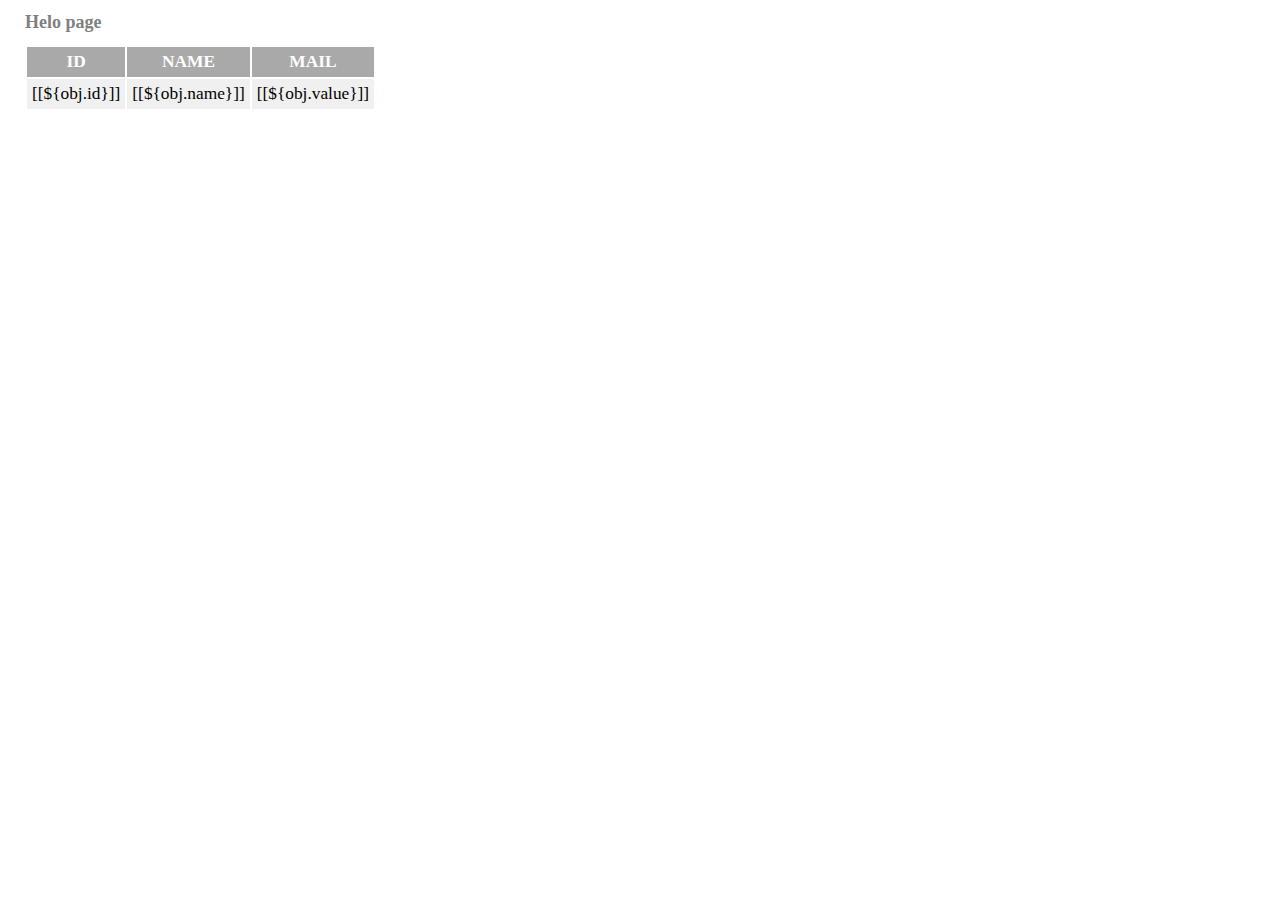
<file: MyBootApp/src/main/resources/templates/index.html>
<!DOCTYPE html>
<html xmlns:th="http://www.thymelead.org">
<head>
	<title>top page</title>
	<meta http-equiv="Content-Type" content="text/html; charset=UTF-8" />
	<style>
	h1 { font-size: 18px; font-weight: bold; color:gray; }
	body { font-size: 13pt; color: gray; margin: 5px 25px; }
	tr { margin:5px }
	th { padding:5px; color:white; background:darkgray }
	td { padding:5px; color:black; background:#f0f0f0 }
	</style>
</head>
<body>
	<h1 th:text="#{content.title}">Helo page</h1>
	<table th:inline="text">
		<tr>
			<th>ID</th>
			<th>NAME</th>
			<th>MAIL</th>
		</tr>
		<tr th:each="obj:${data}">
			<td>[[${obj.id}]]</td>
			<td>[[${obj.name}]]</td>
			<td>[[${obj.value}]]</td>
		</tr>
	</table> 
</body>
</html>
</file>
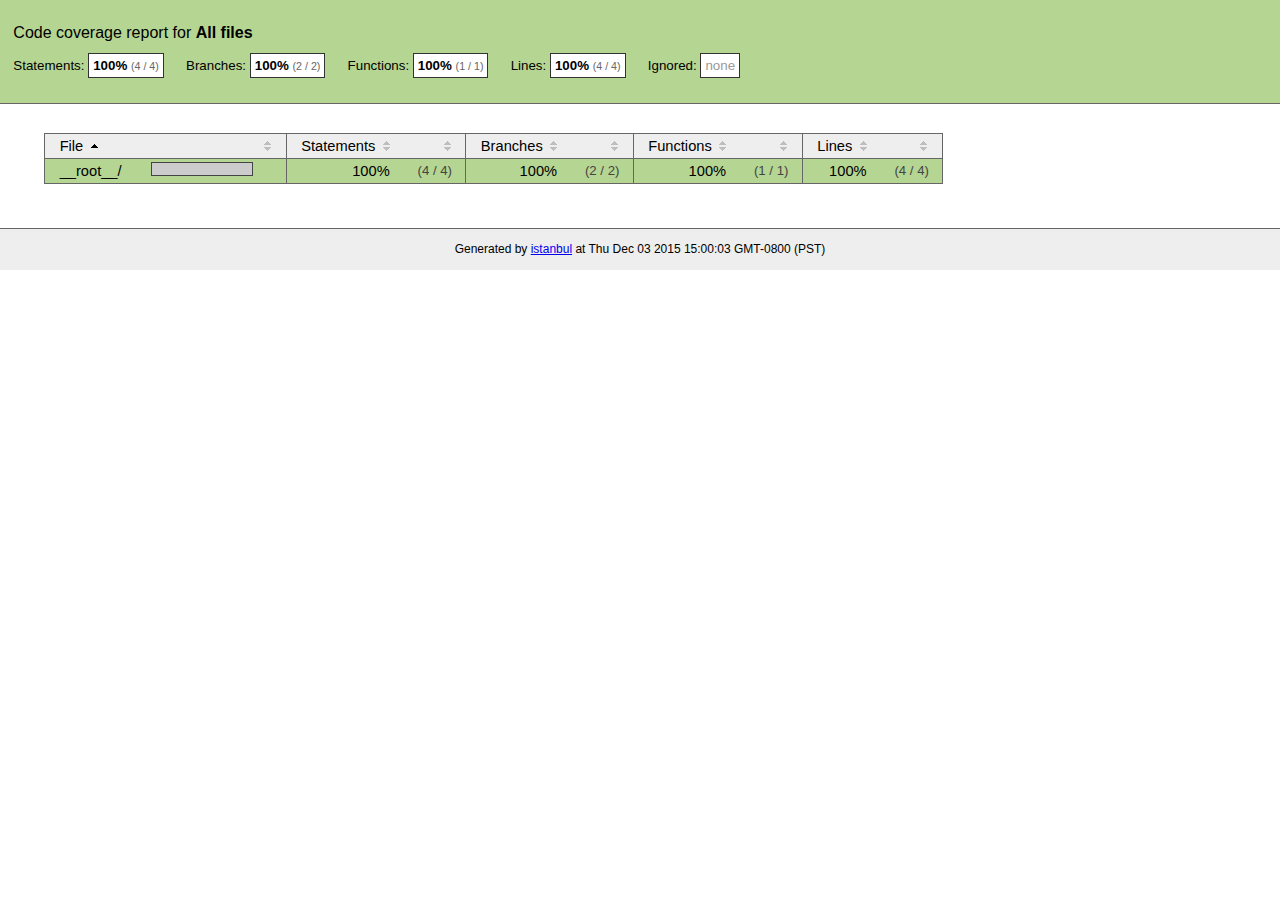
<file: .metadata/.plugins/org.eclipse.wildwebdeveloper.embedder.node/node-v16.14.2-win-x64/node_modules/npm/node_modules/unique-filename/coverage/index.html>
<!doctype html>
<html lang="en">
<head>
    <title>Code coverage report for All files</title>
    <meta charset="utf-8">
    <link rel="stylesheet" href="prettify.css">
    <link rel="stylesheet" href="base.css">
    <style type='text/css'>
        div.coverage-summary .sorter {
            background-image: url(sort-arrow-sprite.png);
        }
    </style>
</head>
<body>
<div class="header high">
    <h1>Code coverage report for <span class="entity">All files</span></h1>
    <h2>
        Statements: <span class="metric">100% <small>(4 / 4)</small></span> &nbsp;&nbsp;&nbsp;&nbsp;
        Branches: <span class="metric">100% <small>(2 / 2)</small></span> &nbsp;&nbsp;&nbsp;&nbsp;
        Functions: <span class="metric">100% <small>(1 / 1)</small></span> &nbsp;&nbsp;&nbsp;&nbsp;
        Lines: <span class="metric">100% <small>(4 / 4)</small></span> &nbsp;&nbsp;&nbsp;&nbsp;
        Ignored: <span class="metric"><span class="ignore-none">none</span></span> &nbsp;&nbsp;&nbsp;&nbsp;
    </h2>
    <div class="path"></div>
</div>
<div class="body">
<div class="coverage-summary">
<table>
<thead>
<tr>
   <th data-col="file" data-fmt="html" data-html="true" class="file">File</th>
   <th data-col="pic" data-type="number" data-fmt="html" data-html="true" class="pic"></th>
   <th data-col="statements" data-type="number" data-fmt="pct" class="pct">Statements</th>
   <th data-col="statements_raw" data-type="number" data-fmt="html" class="abs"></th>
   <th data-col="branches" data-type="number" data-fmt="pct" class="pct">Branches</th>
   <th data-col="branches_raw" data-type="number" data-fmt="html" class="abs"></th>
   <th data-col="functions" data-type="number" data-fmt="pct" class="pct">Functions</th>
   <th data-col="functions_raw" data-type="number" data-fmt="html" class="abs"></th>
   <th data-col="lines" data-type="number" data-fmt="pct" class="pct">Lines</th>
   <th data-col="lines_raw" data-type="number" data-fmt="html" class="abs"></th>
</tr>
</thead>
<tbody><tr>
	<td class="file high" data-value="__root__/"><a href="__root__/index.html">__root__/</a></td>
	<td data-value="100" class="pic high"><span class="cover-fill cover-full" style="width: 100px;"></span><span class="cover-empty" style="width:0px;"></span></td>
	<td data-value="100" class="pct high">100%</td>
	<td data-value="4" class="abs high">(4&nbsp;/&nbsp;4)</td>
	<td data-value="100" class="pct high">100%</td>
	<td data-value="2" class="abs high">(2&nbsp;/&nbsp;2)</td>
	<td data-value="100" class="pct high">100%</td>
	<td data-value="1" class="abs high">(1&nbsp;/&nbsp;1)</td>
	<td data-value="100" class="pct high">100%</td>
	<td data-value="4" class="abs high">(4&nbsp;/&nbsp;4)</td>
	</tr>

</tbody>
</table>
</div>
</div>
<div class="footer">
    <div class="meta">Generated by <a href="http://istanbul-js.org/" target="_blank">istanbul</a> at Thu Dec 03 2015 15:00:03 GMT-0800 (PST)</div>
</div>
<script src="prettify.js"></script>
<script>
window.onload = function () {
        if (typeof prettyPrint === 'function') {
            prettyPrint();
        }
};
</script>
<script src="sorter.js"></script>
</body>
</html>
</file>
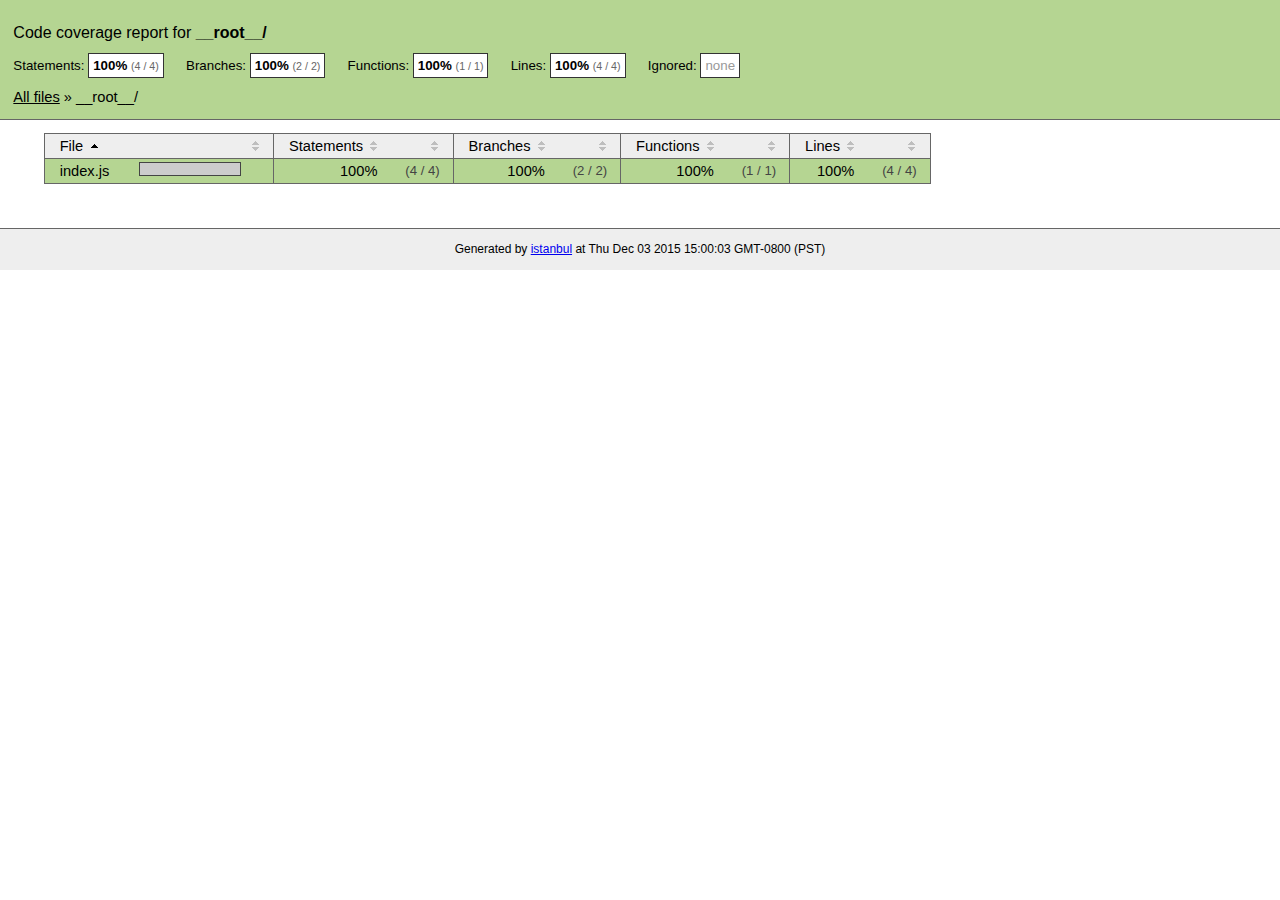
<file: .metadata/.plugins/org.eclipse.wildwebdeveloper.embedder.node/node-v16.14.2-win-x64/node_modules/npm/node_modules/unique-filename/coverage/__root__/index.html>
<!doctype html>
<html lang="en">
<head>
    <title>Code coverage report for __root__/</title>
    <meta charset="utf-8">
    <link rel="stylesheet" href="../prettify.css">
    <link rel="stylesheet" href="../base.css">
    <style type='text/css'>
        div.coverage-summary .sorter {
            background-image: url(../sort-arrow-sprite.png);
        }
    </style>
</head>
<body>
<div class="header high">
    <h1>Code coverage report for <span class="entity">__root__/</span></h1>
    <h2>
        Statements: <span class="metric">100% <small>(4 / 4)</small></span> &nbsp;&nbsp;&nbsp;&nbsp;
        Branches: <span class="metric">100% <small>(2 / 2)</small></span> &nbsp;&nbsp;&nbsp;&nbsp;
        Functions: <span class="metric">100% <small>(1 / 1)</small></span> &nbsp;&nbsp;&nbsp;&nbsp;
        Lines: <span class="metric">100% <small>(4 / 4)</small></span> &nbsp;&nbsp;&nbsp;&nbsp;
        Ignored: <span class="metric"><span class="ignore-none">none</span></span> &nbsp;&nbsp;&nbsp;&nbsp;
    </h2>
    <div class="path"><a href="../index.html">All files</a> &#187; __root__/</div>
</div>
<div class="body">
<div class="coverage-summary">
<table>
<thead>
<tr>
   <th data-col="file" data-fmt="html" data-html="true" class="file">File</th>
   <th data-col="pic" data-type="number" data-fmt="html" data-html="true" class="pic"></th>
   <th data-col="statements" data-type="number" data-fmt="pct" class="pct">Statements</th>
   <th data-col="statements_raw" data-type="number" data-fmt="html" class="abs"></th>
   <th data-col="branches" data-type="number" data-fmt="pct" class="pct">Branches</th>
   <th data-col="branches_raw" data-type="number" data-fmt="html" class="abs"></th>
   <th data-col="functions" data-type="number" data-fmt="pct" class="pct">Functions</th>
   <th data-col="functions_raw" data-type="number" data-fmt="html" class="abs"></th>
   <th data-col="lines" data-type="number" data-fmt="pct" class="pct">Lines</th>
   <th data-col="lines_raw" data-type="number" data-fmt="html" class="abs"></th>
</tr>
</thead>
<tbody><tr>
	<td class="file high" data-value="index.js"><a href="index.js.html">index.js</a></td>
	<td data-value="100" class="pic high"><span class="cover-fill cover-full" style="width: 100px;"></span><span class="cover-empty" style="width:0px;"></span></td>
	<td data-value="100" class="pct high">100%</td>
	<td data-value="4" class="abs high">(4&nbsp;/&nbsp;4)</td>
	<td data-value="100" class="pct high">100%</td>
	<td data-value="2" class="abs high">(2&nbsp;/&nbsp;2)</td>
	<td data-value="100" class="pct high">100%</td>
	<td data-value="1" class="abs high">(1&nbsp;/&nbsp;1)</td>
	<td data-value="100" class="pct high">100%</td>
	<td data-value="4" class="abs high">(4&nbsp;/&nbsp;4)</td>
	</tr>

</tbody>
</table>
</div>
</div>
<div class="footer">
    <div class="meta">Generated by <a href="http://istanbul-js.org/" target="_blank">istanbul</a> at Thu Dec 03 2015 15:00:03 GMT-0800 (PST)</div>
</div>
<script src="../prettify.js"></script>
<script>
window.onload = function () {
        if (typeof prettyPrint === 'function') {
            prettyPrint();
        }
};
</script>
<script src="../sorter.js"></script>
</body>
</html>
</file>
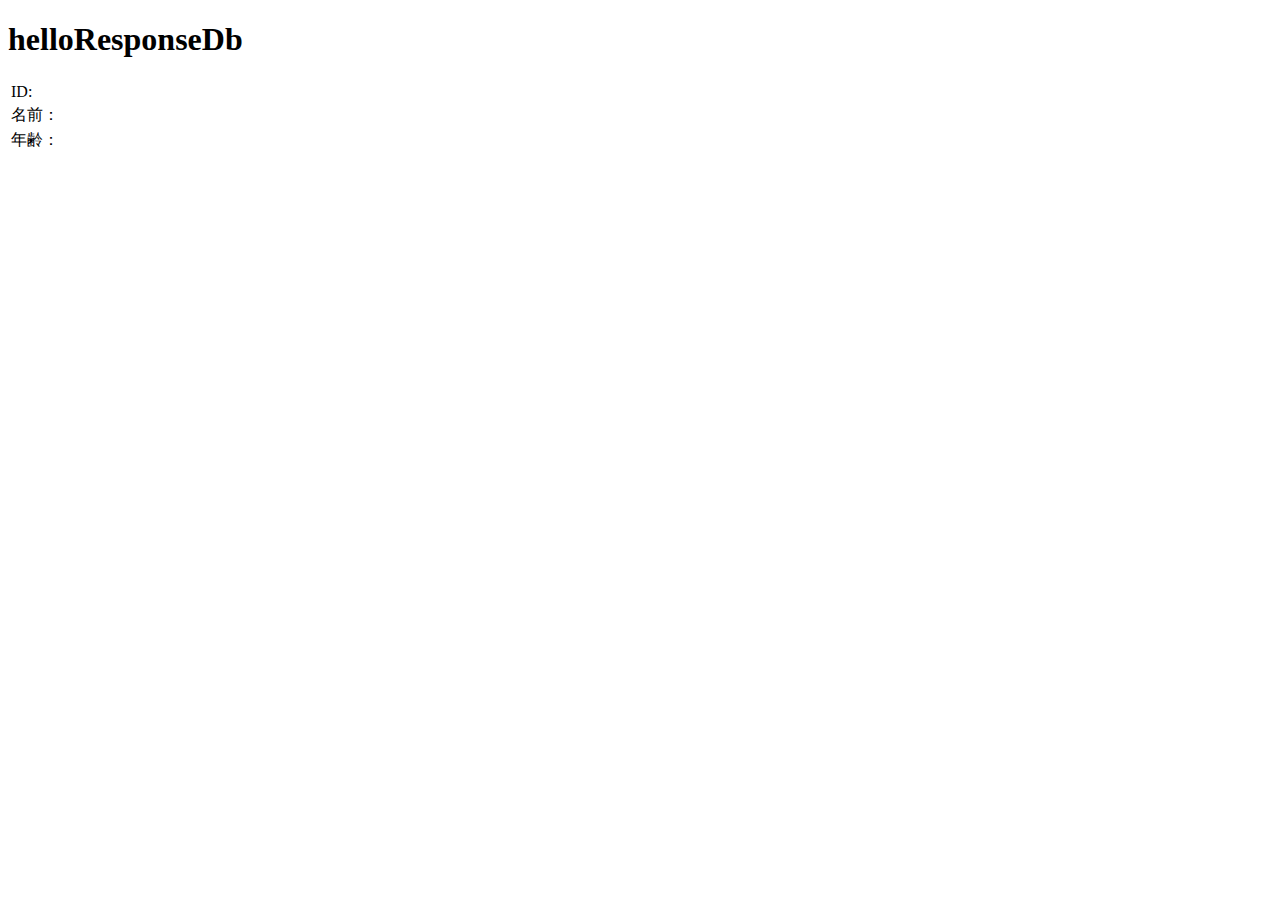
<file: SpringBootSample/src/main/resources/templates/db.html>
<!DOCTYPE html>
	<html xmlns:th="http://www.thymeleaf.org">
		<head>
			<meta charset="UTF-8"></meta>
			<title>ResponseSample</title>
		</head>
	<body>
		<h1>helloResponseDb</h1>
		<table>
			<tr>
				<td>ID:</td>
				<td th:text="${employee.employeeId}"></td>
			</tr>
			<tr>
				<td>名前：</td>
				<td th:text="${employee.employeeName}"></td>
			</tr>
			<tr>
				<td>年齢：</td>
				<td th:text="${employee.employeeAge}"></td>
			</tr>
		</table>
	</body>
	</html>
</file>
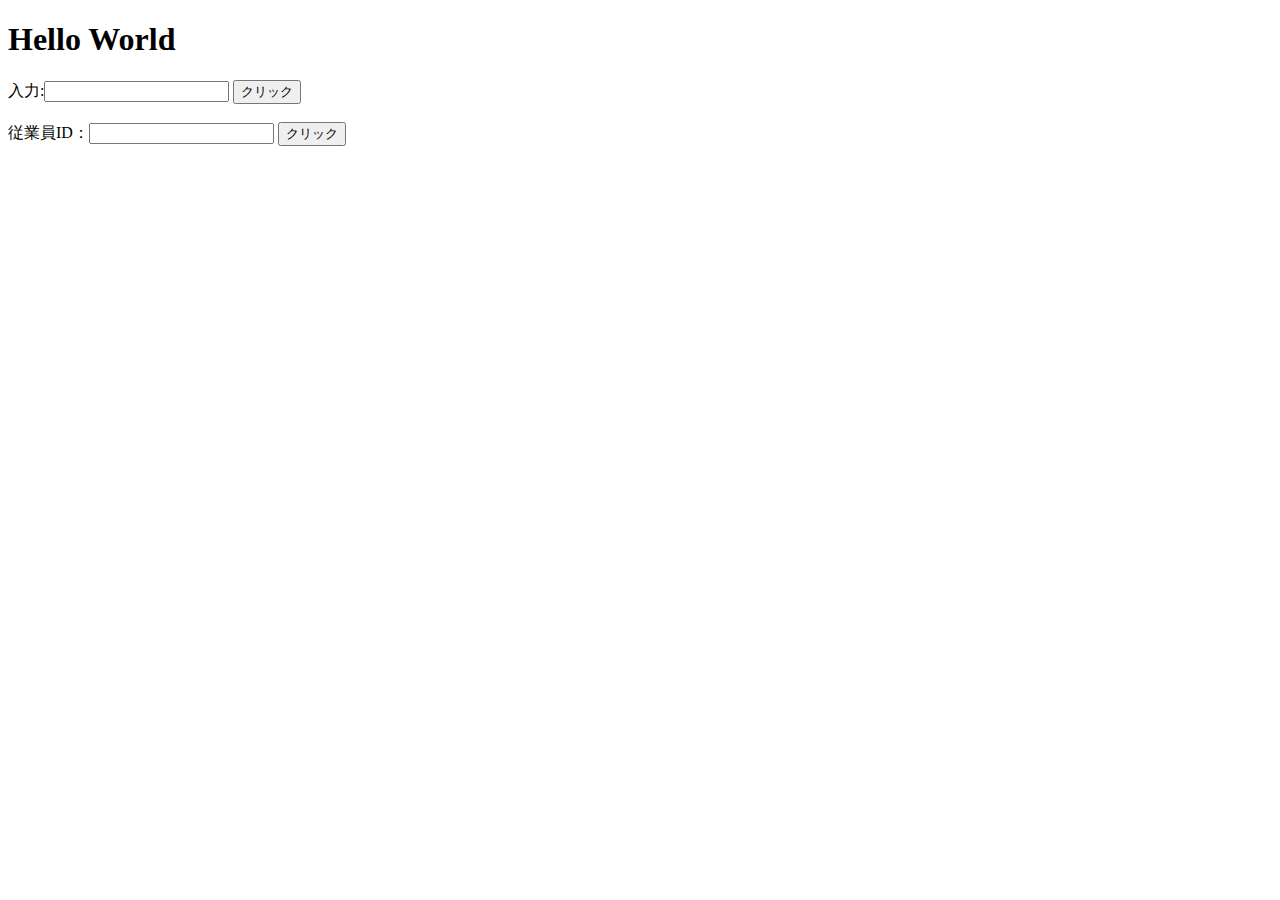
<file: SpringBootSample/src/main/resources/templates/hello.html>
<!DOCTYPE html>
<html xmlns:th="http://www.thymeleaf.org">
<head>
	<meta charset="UTF-8"></meta>
	<title>Hello World</title>
</head>
<body>
	<h1>Hello World</h1>
	<form method="post" action="/hello">
	入力:<input type="text" name="text1"/>
	<input type="submit" value="クリック"/>
	</form>
	</br>
	<form method="post" action="hello/db">
	従業員ID：<input type="text" name="text2" th:value="${text2_value}"/>
	<input type="submit" value="クリック"/>
	</form>
</body>
</html>
</file>
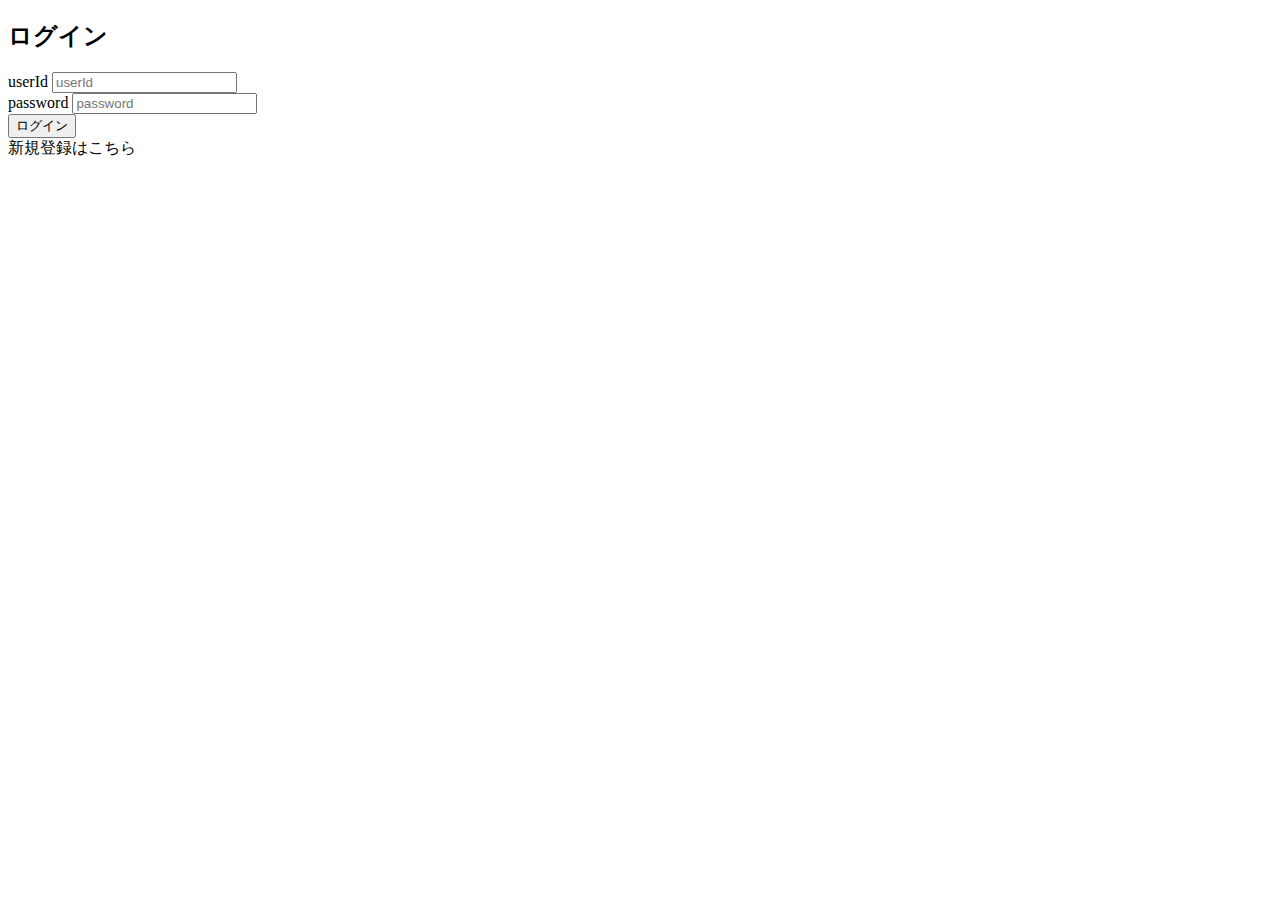
<file: SpringBootSample/src/main/resources/templates/login/login.html>
<!DOCTYPE html>
	<html xmlns:th="http://www.thymeleaf.org">
		<head>
			<meta charset="UTF-8"></meta>
			<meta name="viewport" content="width=device-width, initial-scale=1, shrink-to-fit=no">
			
			<link rel="stylesheet" th:href="@{/webjars/bootstrap/css/bootstrap.min.css}">
			<link rel="stylesheet" th:href="@{/css/login/login.css}">
			
			<script th:src="@{/webjars/jquery/3.5.1/jquery.min.js}" defer></script>
			<script th:src="@{/webjars/bootstrap/4.5.3/js/bootstrap.min.js}" defer></script>
			
			<title>ログイン</title>
		</head>
		<body class="bg-light">
			<div class="text-center">
				<form method="post" th:action="@{/login}" class="form-login">
					<h2>ログイン</h2>
					
					<div class="form-group">
						<label for="userId" class="sr-only">userId</label>
						<input type="text" class="form-control" placeholder="userId" name="userId"/>
					</div>
					
					<div class="form-group">
						<label for="password" class="sr-only">password</label>
						<input type="text" class="form-control" placeholder="password" name="password"/>
					</div>
					
					<input type="submit" value="ログイン" class="btn btn-primary"/>
				</form>
				<a th:href="@{user/signup}">新規登録はこちら</a>
			</div>
		</body>
	</html>
</file>
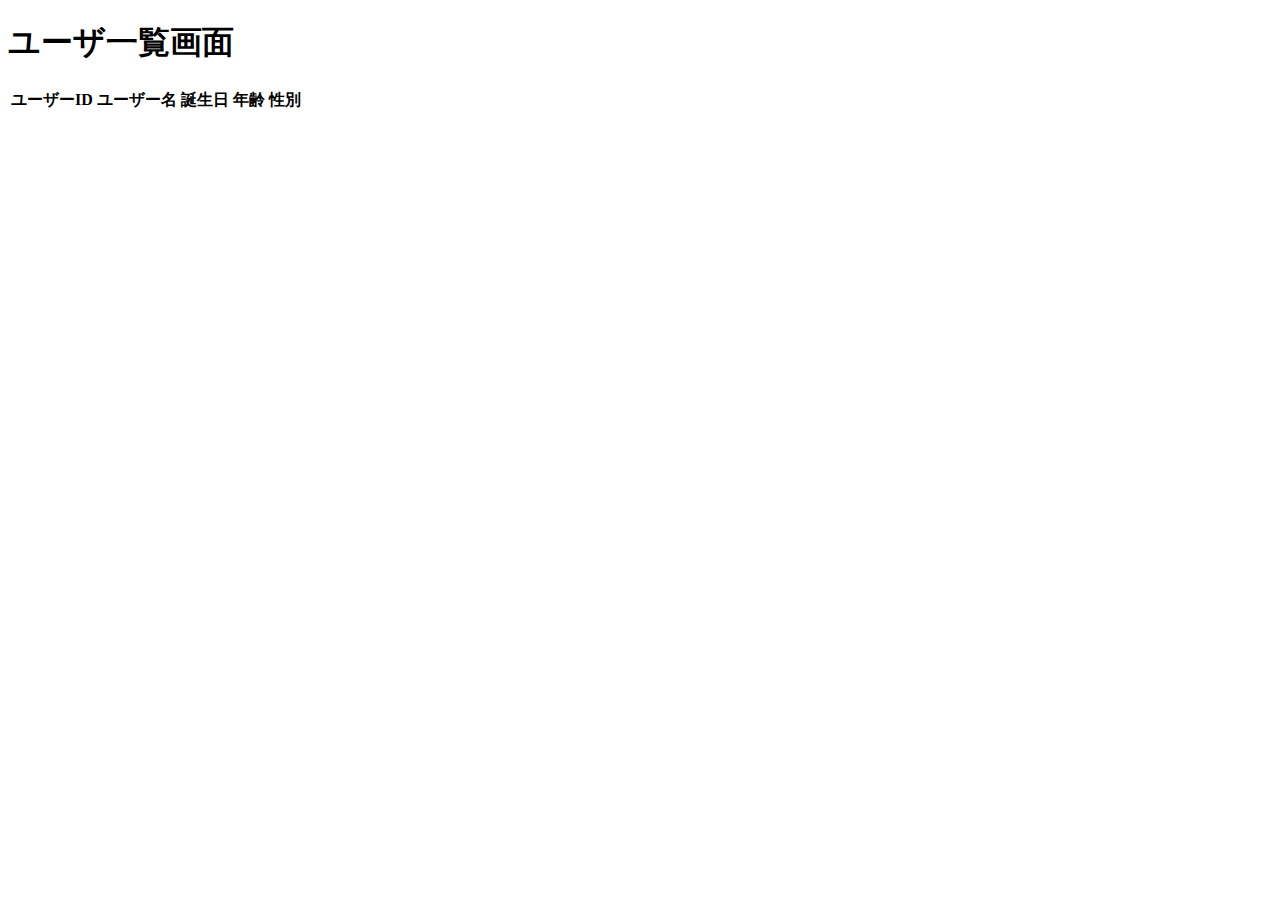
<file: SpringBootSample/src/main/resources/templates/user/list.html>
<!DOCTYPE html>
	<html xmlns:th="http://www.thymeleaf.org"
		  xmlns:layout="http://www.ultraq.net.nz/thymeleaf/layout" 
		  layout:decorate="~{layout/layout}">
		<head>
			<title>ユーザー一覧</title>
			
			<link rel="stylesheet" th:href="@{/css/user/list.css}">
		</head>
			<body>
				<div layout:fragment="content">
					<div class="header border-bottom">
						<h1 class="h2">ユーザ一覧画面</h1>
					</div>
					
					<div>
						<table class="table table-striped table-bordered table-hover">
							<thead class="thead-light">
								<tr>
									<th class="th-width">ユーザーID</th>
									<th class="th-width">ユーザー名</th>
									<th class="th-width">誕生日</th>
									<th class="th-width">年齢</th>
									<th class="th-width">性別</th>
								</tr>
							</thead>
							<tbody>
								<tr th:each="item:${userList}">
									<td th:text="${item.userId}"></td>
									<td th:text="${item.userName}"></td>
									<td th:text="${#dates.format(item.birthday, 'YYYY/MM/dd')}"></td>
									<td th:text="${item.age}"></td>
									<td th:text="${item.gender == 1} ? '男性':'女性'"></td>
								</tr>
							</tbody>
						</table>
					</div>
				</div>
			</body>
	</html>
</file>
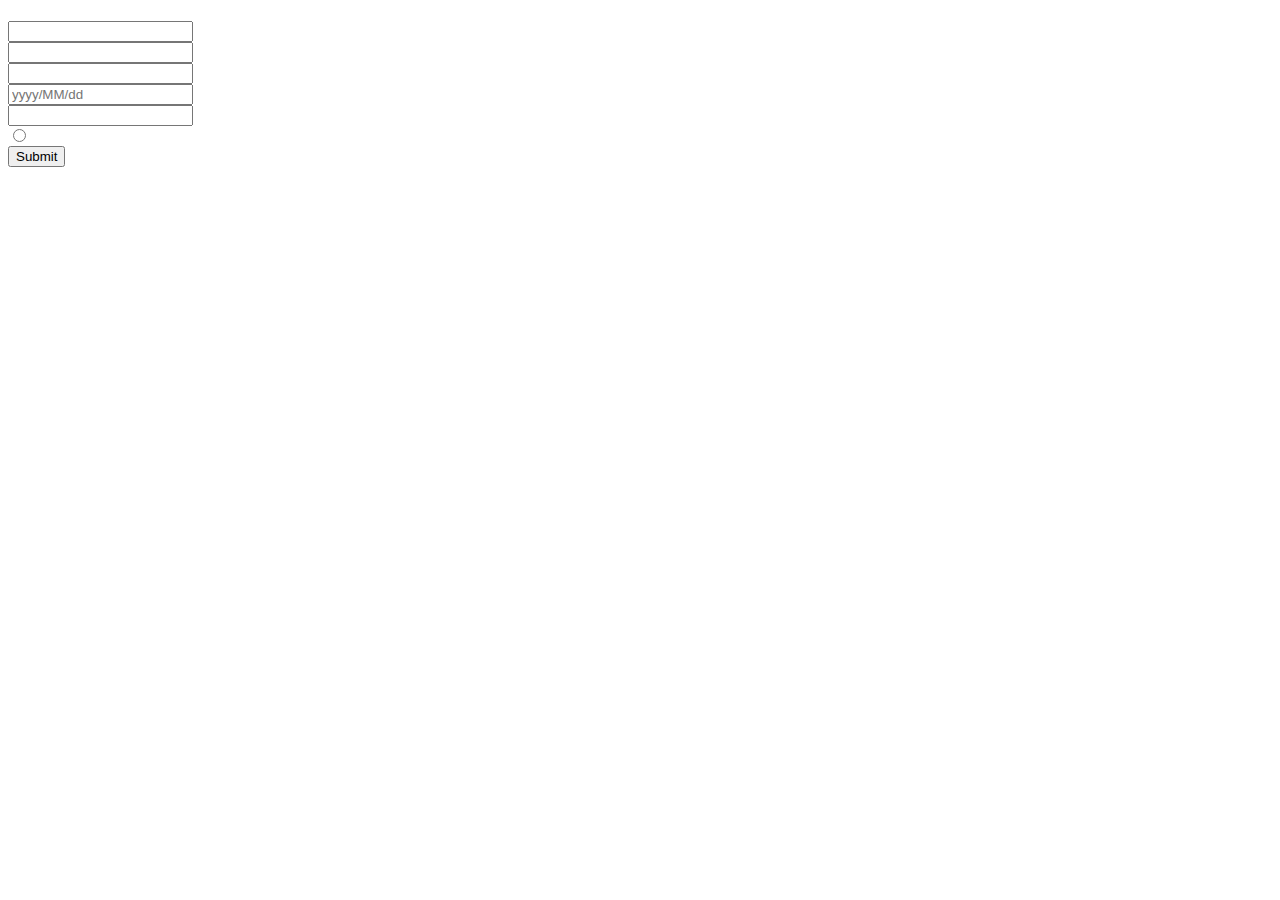
<file: SpringBootSample/src/main/resources/templates/user/signup.html>
<!DOCTYPE html>
	<html xmlns:th="http://www.thymeleaf.orn">
		<head>
			<meta charset="UTF-8"><meta>
			<meta name="viewport" content="width=device-width, initial-scale=1, shrink-to-fit=no">
			
			<link rel="stylesheet" th:href="@{/webjars/bootstrap/css/bootstrap.min.css}">
			<link rel="stylesheet" th:href="@{/css/user/signup.css}">
			
			<script th:src="@{/webjars/jquery/jquery.min.js}" defer></script>
			<script th:src="@{/webjars/bootstrap/bootstrap.min.js}" defer></script>
			<title th:text="#{user.signup.title}"></title>
		</head>
		
		<body class="bg-light">
			<form id="signup-form" method="post" action="/user/signup" class="form-signup" th:object="${signupForm}">
				<h1 class="text-center" th:text="#{user.signup.title}"></h1>
				
				<div class="form-group">
					<label for="userId" th:text="#{userId}"></label>
					<input type="text" class="form-control" th:field="*{userId}" th:errorclass="is-invalid">
						<div class="invalid-feedback" th:errors="*{userId}"></div>
				</div>
				
				<div class="form-group">
					<label for="password" th:text="#{password}"></label>
					<input type="text" class="form-control" th:field="*{password}" th:errorclass="is-invalid">
						<div class="invalid-feedback" th:errors="*{password}"></div>
				</div>
				
				<div class="form-group">
					<label for="userName" th:text="#{userName}"></label>
					<input type="text" class="form-control" th:field="*{userName}" th:errorclass="is-invalid">
						<div class="invalid-feedback" th:errors="*{userName}"></div>
				</div>
				
				<div class="form-group">
					<label for="birthday" th:text="#{birthday}"></label>
					<input type="text" class="form-control" th:field="*{birthday}" th:errorclass="is-invalid" placeholder="yyyy/MM/dd">
						<div class="invalid-feedback" th:errors="*{birthday}"></div>
				</div>
				
				<div class="form-group">
					<label for="age" th:text="#{age}"></label>
					<input type="text" class="form-control" th:field="*{age}" th:errorclass="is-invalid">
						<div class="invalid-feedback" th:errors="*{age}"></div>
				</div>
				
				<div class="form-group">
					<div th:each="item:${genderMap}" class="form-check-inline">
						<input type="radio" class="form-check-input" th:value="${item.value}" th:field="*{gender}" th:errorclass="is-invalid"/>
						<label class="form-check-label" th:text="${item.key}"></label>
					</div>
					<div class="text-danger" th:if="${#fields.hasErrors('gender')}" th:errors="*{gender}"></div>
				</div>
				
				<input type="submit" th:value="#{user.signup.btn}" class="btn btn-primary w-100 mt-3" />
			</form>
		</body>
	</html>
</file>
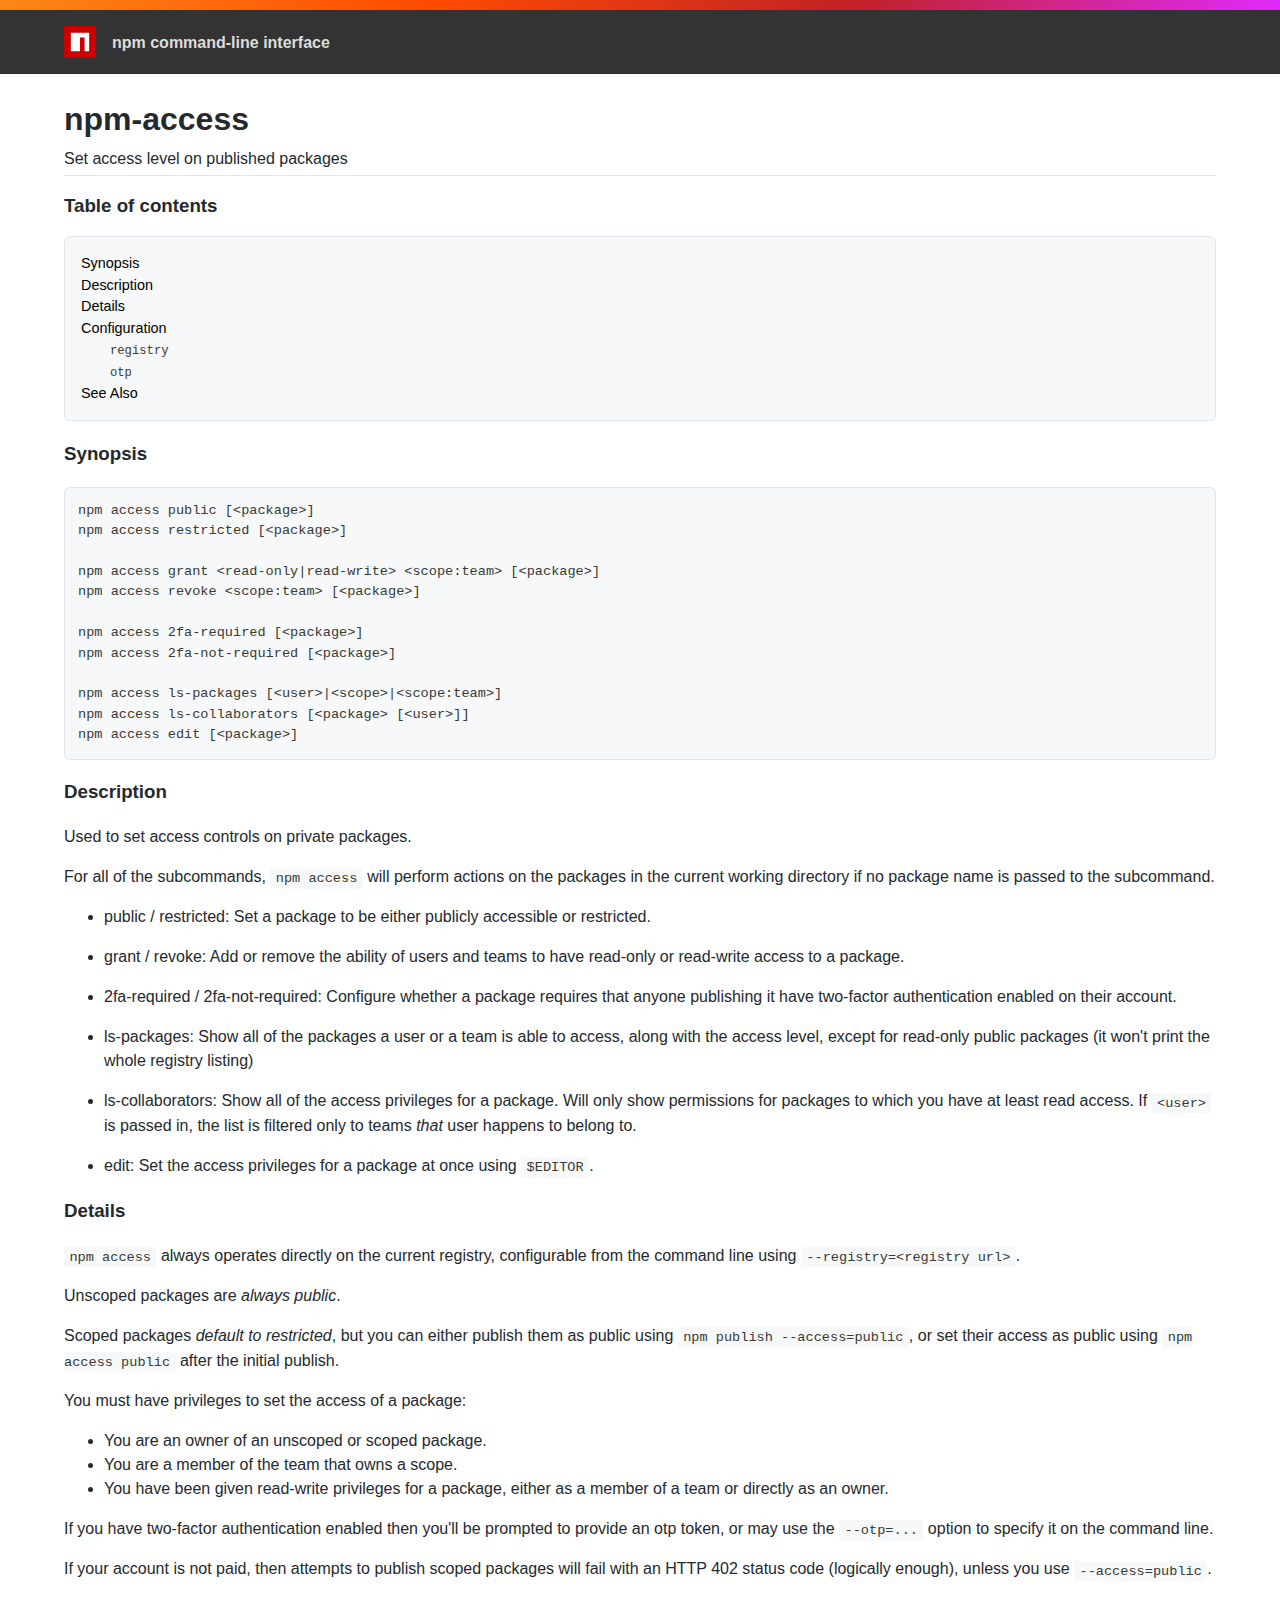
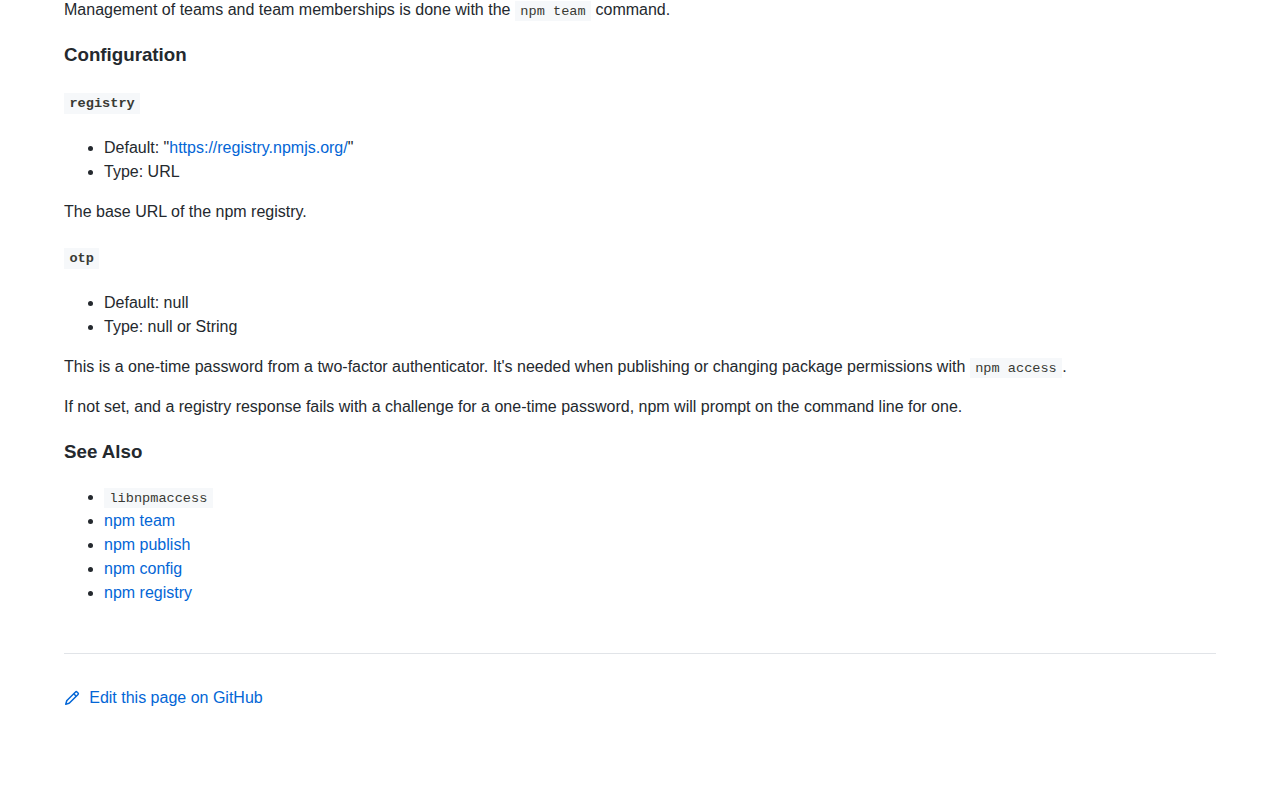
<file: .metadata/.plugins/org.eclipse.wildwebdeveloper.embedder.node/node-v16.14.2-win-x64/node_modules/npm/docs/output/commands/npm-access.html>
<!DOCTYPE html><html><head>
<meta charset="utf-8">
<title>npm-access</title>
<style>
body {
    background-color: #ffffff;
    color: #24292e;

    margin: 0;

    line-height: 1.5;

    font-family: -apple-system, BlinkMacSystemFont, "Segoe UI", Helvetica, Arial, sans-serif, "Apple Color Emoji", "Segoe UI Emoji";
}
#rainbar {
    height: 10px;
    background-image: linear-gradient(139deg, #fb8817, #ff4b01, #c12127, #e02aff);
}

a {
    text-decoration: none;
    color: #0366d6;
}
a:hover {
    text-decoration: underline;
}

pre {
    margin: 1em 0px;
    padding: 1em;
    border: solid 1px #e1e4e8;
    border-radius: 6px;

    display: block;
    overflow: auto;

    white-space: pre;

    background-color: #f6f8fa;
    color: #393a34;
}
code {
    font-family: SFMono-Regular, Consolas, "Liberation Mono", Menlo, Courier, monospace;
    font-size: 85%;
    padding: 0.2em 0.4em;
    background-color: #f6f8fa;
    color: #393a34;
}
pre > code {
    padding: 0;
    background-color: inherit;
    color: inherit;
}
h1, h2, h3 {
    font-weight: 600;
}

#logobar {
    background-color: #333333;
    margin: 0 auto;
    padding: 1em 4em;
}
#logobar .logo {
    float: left;
}
#logobar .title {
    font-weight: 600;
    color: #dddddd;
    float: left;
    margin: 5px 0 0 1em;
}
#logobar:after {
    content: "";
    display: block;
    clear: both;
}

#content {
    margin: 0 auto;
    padding: 0 4em;
}

#table_of_contents > h2 {
    font-size: 1.17em;
}
#table_of_contents ul:first-child {
    border: solid 1px #e1e4e8;
    border-radius: 6px;
    padding: 1em;
    background-color: #f6f8fa;
    color: #393a34;
}
#table_of_contents ul {
    list-style-type: none;
    padding-left: 1.5em;
}
#table_of_contents li {
    font-size: 0.9em;
}
#table_of_contents li a {
    color: #000000;
}

header.title {
    border-bottom: solid 1px #e1e4e8;
}
header.title > h1 {
    margin-bottom: 0.25em;
}
header.title > .description {
    display: block;
    margin-bottom: 0.5em;
    line-height: 1;
}

footer#edit {
    border-top: solid 1px #e1e4e8;
    margin: 3em 0 4em 0;
    padding-top: 2em;
}
</style>
</head>
<body>
<div id="banner">
<div id="rainbar"></div>
<div id="logobar">
<svg class="logo" role="img" height="32" width="32" viewBox="0 0 700 700">
<polygon fill="#cb0000" points="0,700 700,700 700,0 0,0"></polygon>
<polygon fill="#ffffff" points="150,550 350,550 350,250 450,250 450,550 550,550 550,150 150,150"></polygon>
</svg>
<div class="title">
npm command-line interface
</div>
</div>
</div>

<section id="content">
<header class="title">
<h1 id="npm-access">npm-access</h1>
<span class="description">Set access level on published packages</span>
</header>

<section id="table_of_contents">
<h2 id="table-of-contents">Table of contents</h2>
<div id="_table_of_contents"><ul><li><a href="#synopsis">Synopsis</a></li><li><a href="#description">Description</a></li><li><a href="#details">Details</a></li><li><a href="#configuration">Configuration</a></li><ul><li><a href="#registry"><code>registry</code></a></li><li><a href="#otp"><code>otp</code></a></li></ul><li><a href="#see-also">See Also</a></li></ul></div>
</section>

<div id="_content"><h3 id="synopsis">Synopsis</h3>
<pre lang="bash"><code>npm access public [&lt;package&gt;]
npm access restricted [&lt;package&gt;]

npm access grant &lt;read-only|read-write&gt; &lt;scope:team&gt; [&lt;package&gt;]
npm access revoke &lt;scope:team&gt; [&lt;package&gt;]

npm access 2fa-required [&lt;package&gt;]
npm access 2fa-not-required [&lt;package&gt;]

npm access ls-packages [&lt;user&gt;|&lt;scope&gt;|&lt;scope:team&gt;]
npm access ls-collaborators [&lt;package&gt; [&lt;user&gt;]]
npm access edit [&lt;package&gt;]
</code></pre>
<h3 id="description">Description</h3>
<p>Used to set access controls on private packages.</p>
<p>For all of the subcommands, <code>npm access</code> will perform actions on the packages
in the current working directory if no package name is passed to the
subcommand.</p>
<ul>
<li>
<p>public / restricted:
Set a package to be either publicly accessible or restricted.</p>
</li>
<li>
<p>grant / revoke:
Add or remove the ability of users and teams to have read-only or read-write
access to a package.</p>
</li>
<li>
<p>2fa-required / 2fa-not-required:
Configure whether a package requires that anyone publishing it have two-factor
authentication enabled on their account.</p>
</li>
<li>
<p>ls-packages:
Show all of the packages a user or a team is able to access, along with the
access level, except for read-only public packages (it won't print the whole
registry listing)</p>
</li>
<li>
<p>ls-collaborators:
Show all of the access privileges for a package. Will only show permissions
for packages to which you have at least read access. If <code>&lt;user&gt;</code> is passed in,
the list is filtered only to teams <em>that</em> user happens to belong to.</p>
</li>
<li>
<p>edit:
Set the access privileges for a package at once using <code>$EDITOR</code>.</p>
</li>
</ul>
<h3 id="details">Details</h3>
<p><code>npm access</code> always operates directly on the current registry, configurable
from the command line using <code>--registry=&lt;registry url&gt;</code>.</p>
<p>Unscoped packages are <em>always public</em>.</p>
<p>Scoped packages <em>default to restricted</em>, but you can either publish them as
public using <code>npm publish --access=public</code>, or set their access as public using
<code>npm access public</code> after the initial publish.</p>
<p>You must have privileges to set the access of a package:</p>
<ul>
<li>You are an owner of an unscoped or scoped package.</li>
<li>You are a member of the team that owns a scope.</li>
<li>You have been given read-write privileges for a package, either as a member
of a team or directly as an owner.</li>
</ul>
<p>If you have two-factor authentication enabled then you'll be prompted to
provide an otp token, or may use the <code>--otp=...</code> option to specify it on
the command line.</p>
<p>If your account is not paid, then attempts to publish scoped packages will
fail with an HTTP 402 status code (logically enough), unless you use
<code>--access=public</code>.</p>
<p>Management of teams and team memberships is done with the <code>npm team</code> command.</p>
<h3 id="configuration">Configuration</h3>
<!-- raw HTML omitted -->
<!-- raw HTML omitted -->
<!-- raw HTML omitted -->
<h4 id="registry"><code>registry</code></h4>
<ul>
<li>Default: "<a href="https://registry.npmjs.org/">https://registry.npmjs.org/</a>"</li>
<li>Type: URL</li>
</ul>
<p>The base URL of the npm registry.</p>
<!-- raw HTML omitted -->
<!-- raw HTML omitted -->
<h4 id="otp"><code>otp</code></h4>
<ul>
<li>Default: null</li>
<li>Type: null or String</li>
</ul>
<p>This is a one-time password from a two-factor authenticator. It's needed
when publishing or changing package permissions with <code>npm access</code>.</p>
<p>If not set, and a registry response fails with a challenge for a one-time
password, npm will prompt on the command line for one.</p>
<!-- raw HTML omitted -->
<!-- raw HTML omitted -->
<!-- raw HTML omitted -->
<h3 id="see-also">See Also</h3>
<ul>
<li><a href="https://npm.im/libnpmaccess"><code>libnpmaccess</code></a></li>
<li><a href="../commands/npm-team.html">npm team</a></li>
<li><a href="../commands/npm-publish.html">npm publish</a></li>
<li><a href="../commands/npm-config.html">npm config</a></li>
<li><a href="../using-npm/registry.html">npm registry</a></li>
</ul>
</div>

<footer id="edit">
<a href="https://github.com/npm/cli/edit/latest/docs/content/commands/npm-access.md">
<svg role="img" viewBox="0 0 16 16" width="16" height="16" fill="currentcolor" style="vertical-align: text-bottom; margin-right: 0.3em;">
<path fill-rule="evenodd" d="M11.013 1.427a1.75 1.75 0 012.474 0l1.086 1.086a1.75 1.75 0 010 2.474l-8.61 8.61c-.21.21-.47.364-.756.445l-3.251.93a.75.75 0 01-.927-.928l.929-3.25a1.75 1.75 0 01.445-.758l8.61-8.61zm1.414 1.06a.25.25 0 00-.354 0L10.811 3.75l1.439 1.44 1.263-1.263a.25.25 0 000-.354l-1.086-1.086zM11.189 6.25L9.75 4.81l-6.286 6.287a.25.25 0 00-.064.108l-.558 1.953 1.953-.558a.249.249 0 00.108-.064l6.286-6.286z"></path>
</svg>
Edit this page on GitHub
</a>
</footer>
</section>



</body></html>
</file>
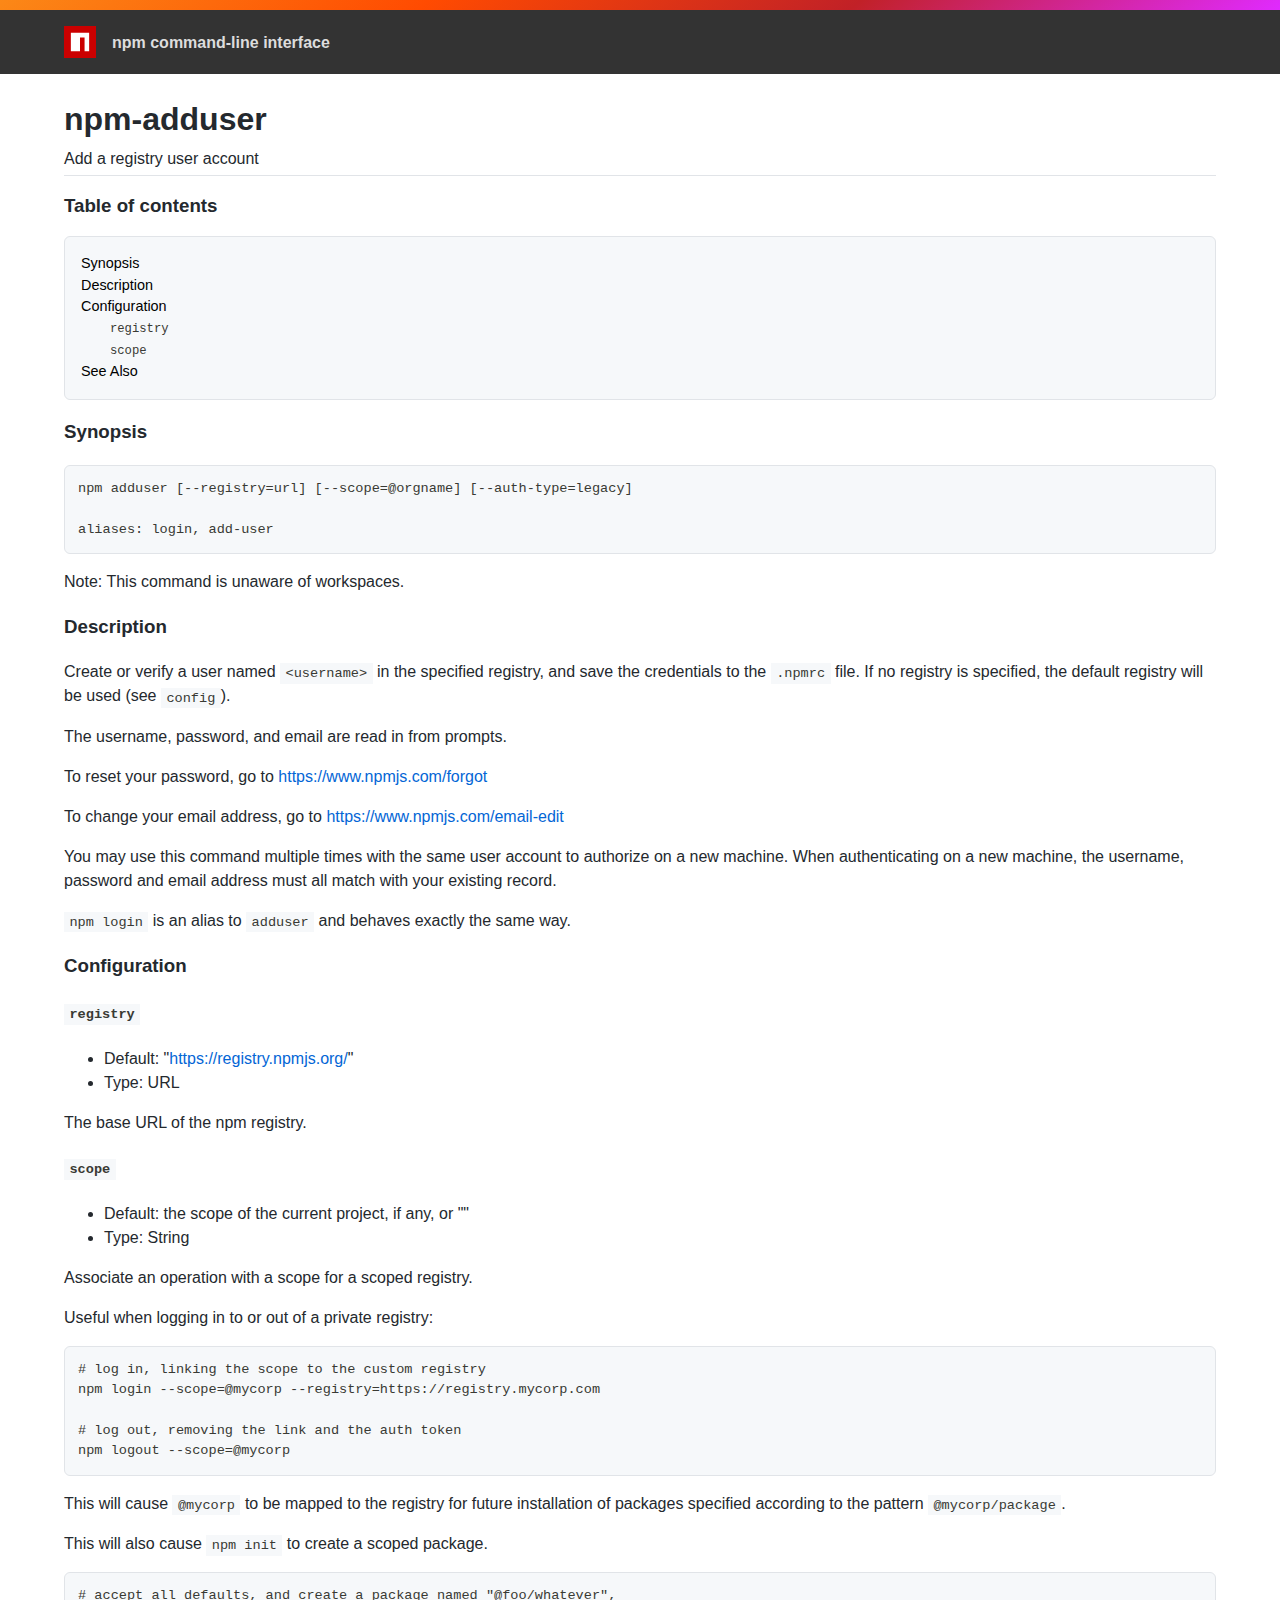
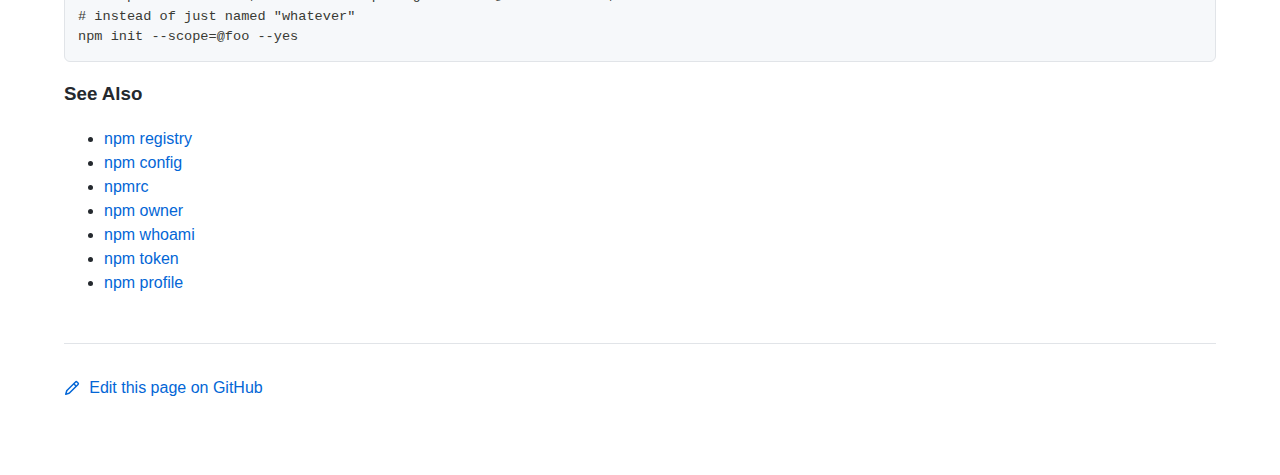
<file: .metadata/.plugins/org.eclipse.wildwebdeveloper.embedder.node/node-v16.14.2-win-x64/node_modules/npm/docs/output/commands/npm-adduser.html>
<!DOCTYPE html><html><head>
<meta charset="utf-8">
<title>npm-adduser</title>
<style>
body {
    background-color: #ffffff;
    color: #24292e;

    margin: 0;

    line-height: 1.5;

    font-family: -apple-system, BlinkMacSystemFont, "Segoe UI", Helvetica, Arial, sans-serif, "Apple Color Emoji", "Segoe UI Emoji";
}
#rainbar {
    height: 10px;
    background-image: linear-gradient(139deg, #fb8817, #ff4b01, #c12127, #e02aff);
}

a {
    text-decoration: none;
    color: #0366d6;
}
a:hover {
    text-decoration: underline;
}

pre {
    margin: 1em 0px;
    padding: 1em;
    border: solid 1px #e1e4e8;
    border-radius: 6px;

    display: block;
    overflow: auto;

    white-space: pre;

    background-color: #f6f8fa;
    color: #393a34;
}
code {
    font-family: SFMono-Regular, Consolas, "Liberation Mono", Menlo, Courier, monospace;
    font-size: 85%;
    padding: 0.2em 0.4em;
    background-color: #f6f8fa;
    color: #393a34;
}
pre > code {
    padding: 0;
    background-color: inherit;
    color: inherit;
}
h1, h2, h3 {
    font-weight: 600;
}

#logobar {
    background-color: #333333;
    margin: 0 auto;
    padding: 1em 4em;
}
#logobar .logo {
    float: left;
}
#logobar .title {
    font-weight: 600;
    color: #dddddd;
    float: left;
    margin: 5px 0 0 1em;
}
#logobar:after {
    content: "";
    display: block;
    clear: both;
}

#content {
    margin: 0 auto;
    padding: 0 4em;
}

#table_of_contents > h2 {
    font-size: 1.17em;
}
#table_of_contents ul:first-child {
    border: solid 1px #e1e4e8;
    border-radius: 6px;
    padding: 1em;
    background-color: #f6f8fa;
    color: #393a34;
}
#table_of_contents ul {
    list-style-type: none;
    padding-left: 1.5em;
}
#table_of_contents li {
    font-size: 0.9em;
}
#table_of_contents li a {
    color: #000000;
}

header.title {
    border-bottom: solid 1px #e1e4e8;
}
header.title > h1 {
    margin-bottom: 0.25em;
}
header.title > .description {
    display: block;
    margin-bottom: 0.5em;
    line-height: 1;
}

footer#edit {
    border-top: solid 1px #e1e4e8;
    margin: 3em 0 4em 0;
    padding-top: 2em;
}
</style>
</head>
<body>
<div id="banner">
<div id="rainbar"></div>
<div id="logobar">
<svg class="logo" role="img" height="32" width="32" viewBox="0 0 700 700">
<polygon fill="#cb0000" points="0,700 700,700 700,0 0,0"></polygon>
<polygon fill="#ffffff" points="150,550 350,550 350,250 450,250 450,550 550,550 550,150 150,150"></polygon>
</svg>
<div class="title">
npm command-line interface
</div>
</div>
</div>

<section id="content">
<header class="title">
<h1 id="npm-adduser">npm-adduser</h1>
<span class="description">Add a registry user account</span>
</header>

<section id="table_of_contents">
<h2 id="table-of-contents">Table of contents</h2>
<div id="_table_of_contents"><ul><li><a href="#synopsis">Synopsis</a></li><li><a href="#description">Description</a></li><li><a href="#configuration">Configuration</a></li><ul><li><a href="#registry"><code>registry</code></a></li><li><a href="#scope"><code>scope</code></a></li></ul><li><a href="#see-also">See Also</a></li></ul></div>
</section>

<div id="_content"><h3 id="synopsis">Synopsis</h3>
<pre lang="bash"><code>npm adduser [--registry=url] [--scope=@orgname] [--auth-type=legacy]

aliases: login, add-user
</code></pre>
<p>Note: This command is unaware of workspaces.</p>
<h3 id="description">Description</h3>
<p>Create or verify a user named <code>&lt;username&gt;</code> in the specified registry, and
save the credentials to the <code>.npmrc</code> file. If no registry is specified,
the default registry will be used (see <a href="../using-npm/config.html"><code>config</code></a>).</p>
<p>The username, password, and email are read in from prompts.</p>
<p>To reset your password, go to <a href="https://www.npmjs.com/forgot">https://www.npmjs.com/forgot</a></p>
<p>To change your email address, go to <a href="https://www.npmjs.com/email-edit">https://www.npmjs.com/email-edit</a></p>
<p>You may use this command multiple times with the same user account to
authorize on a new machine.  When authenticating on a new machine,
the username, password and email address must all match with
your existing record.</p>
<p><code>npm login</code> is an alias to <code>adduser</code> and behaves exactly the same way.</p>
<h3 id="configuration">Configuration</h3>
<!-- raw HTML omitted -->
<!-- raw HTML omitted -->
<!-- raw HTML omitted -->
<h4 id="registry"><code>registry</code></h4>
<ul>
<li>Default: "<a href="https://registry.npmjs.org/">https://registry.npmjs.org/</a>"</li>
<li>Type: URL</li>
</ul>
<p>The base URL of the npm registry.</p>
<!-- raw HTML omitted -->
<!-- raw HTML omitted -->
<h4 id="scope"><code>scope</code></h4>
<ul>
<li>Default: the scope of the current project, if any, or ""</li>
<li>Type: String</li>
</ul>
<p>Associate an operation with a scope for a scoped registry.</p>
<p>Useful when logging in to or out of a private registry:</p>
<pre><code># log in, linking the scope to the custom registry
npm login --scope=@mycorp --registry=https://registry.mycorp.com

# log out, removing the link and the auth token
npm logout --scope=@mycorp
</code></pre>
<p>This will cause <code>@mycorp</code> to be mapped to the registry for future
installation of packages specified according to the pattern
<code>@mycorp/package</code>.</p>
<p>This will also cause <code>npm init</code> to create a scoped package.</p>
<pre><code># accept all defaults, and create a package named "@foo/whatever",
# instead of just named "whatever"
npm init --scope=@foo --yes
</code></pre>
<!-- raw HTML omitted -->
<!-- raw HTML omitted -->
<!-- raw HTML omitted -->
<h3 id="see-also">See Also</h3>
<ul>
<li><a href="../using-npm/registry.html">npm registry</a></li>
<li><a href="../commands/npm-config.html">npm config</a></li>
<li><a href="../configuring-npm/npmrc.html">npmrc</a></li>
<li><a href="../commands/npm-owner.html">npm owner</a></li>
<li><a href="../commands/npm-whoami.html">npm whoami</a></li>
<li><a href="../commands/npm-token.html">npm token</a></li>
<li><a href="../commands/npm-profile.html">npm profile</a></li>
</ul>
</div>

<footer id="edit">
<a href="https://github.com/npm/cli/edit/latest/docs/content/commands/npm-adduser.md">
<svg role="img" viewBox="0 0 16 16" width="16" height="16" fill="currentcolor" style="vertical-align: text-bottom; margin-right: 0.3em;">
<path fill-rule="evenodd" d="M11.013 1.427a1.75 1.75 0 012.474 0l1.086 1.086a1.75 1.75 0 010 2.474l-8.61 8.61c-.21.21-.47.364-.756.445l-3.251.93a.75.75 0 01-.927-.928l.929-3.25a1.75 1.75 0 01.445-.758l8.61-8.61zm1.414 1.06a.25.25 0 00-.354 0L10.811 3.75l1.439 1.44 1.263-1.263a.25.25 0 000-.354l-1.086-1.086zM11.189 6.25L9.75 4.81l-6.286 6.287a.25.25 0 00-.064.108l-.558 1.953 1.953-.558a.249.249 0 00.108-.064l6.286-6.286z"></path>
</svg>
Edit this page on GitHub
</a>
</footer>
</section>



</body></html>
</file>
<file: .metadata/.plugins/org.eclipse.wildwebdeveloper.embedder.node/node-v16.14.2-win-x64/node_modules/npm/node_modules/unique-filename/coverage/prettify.css>
.pln{color:#000}@media screen{.str{color:#080}.kwd{color:#008}.com{color:#800}.typ{color:#606}.lit{color:#066}.pun,.opn,.clo{color:#660}.tag{color:#008}.atn{color:#606}.atv{color:#080}.dec,.var{color:#606}.fun{color:red}}@media print,projection{.str{color:#060}.kwd{color:#006;font-weight:bold}.com{color:#600;font-style:italic}.typ{color:#404;font-weight:bold}.lit{color:#044}.pun,.opn,.clo{color:#440}.tag{color:#006;font-weight:bold}.atn{color:#404}.atv{color:#060}}pre.prettyprint{padding:2px;border:1px solid #888}ol.linenums{margin-top:0;margin-bottom:0}li.L0,li.L1,li.L2,li.L3,li.L5,li.L6,li.L7,li.L8{list-style-type:none}li.L1,li.L3,li.L5,li.L7,li.L9{background:#eee}
</file>
<file: .metadata/.plugins/org.eclipse.wildwebdeveloper.embedder.node/node-v16.14.2-win-x64/node_modules/npm/node_modules/unique-filename/coverage/base.css>
body, html {
    margin:0; padding: 0;
}
body {
    font-family: Helvetica Neue, Helvetica,Arial;
    font-size: 10pt;
}
div.header, div.footer {
    background: #eee;
    padding: 1em;
}
div.header {
    z-index: 100;
    position: fixed;
    top: 0;
    border-bottom: 1px solid #666;
    width: 100%;
}
div.footer {
    border-top: 1px solid #666;
}
div.body {
    margin-top: 10em;
}
div.meta {
    font-size: 90%;
    text-align: center;
}
h1, h2, h3 {
    font-weight: normal;
}
h1 {
    font-size: 12pt;
}
h2 {
    font-size: 10pt;
}
pre {
    font-family: Consolas, Menlo, Monaco, monospace;
    margin: 0;
    padding: 0;
    line-height: 1.3;
    font-size: 14px;
    -moz-tab-size: 2;
    -o-tab-size:  2;
    tab-size: 2;
}

div.path { font-size: 110%; }
div.path a:link, div.path a:visited { color: #000; }
table.coverage { border-collapse: collapse; margin:0; padding: 0 }

table.coverage td {
    margin: 0;
    padding: 0;
    color: #111;
    vertical-align: top;
}
table.coverage td.line-count {
    width: 50px;
    text-align: right;
    padding-right: 5px;
}
table.coverage td.line-coverage {
    color: #777 !important;
    text-align: right;
    border-left: 1px solid #666;
    border-right: 1px solid #666;
}

table.coverage td.text {
}

table.coverage td span.cline-any {
    display: inline-block;
    padding: 0 5px;
    width: 40px;
}
table.coverage td span.cline-neutral {
    background: #eee;
}
table.coverage td span.cline-yes {
    background: #b5d592;
    color: #999;
}
table.coverage td span.cline-no {
    background: #fc8c84;
}

.cstat-yes { color: #111; }
.cstat-no { background: #fc8c84; color: #111; }
.fstat-no { background: #ffc520; color: #111 !important; }
.cbranch-no { background:  yellow !important; color: #111; }

.cstat-skip { background: #ddd; color: #111; }
.fstat-skip { background: #ddd; color: #111 !important; }
.cbranch-skip { background: #ddd !important; color: #111; }

.missing-if-branch {
    display: inline-block;
    margin-right: 10px;
    position: relative;
    padding: 0 4px;
    background: black;
    color: yellow;
}

.skip-if-branch {
    display: none;
    margin-right: 10px;
    position: relative;
    padding: 0 4px;
    background: #ccc;
    color: white;
}

.missing-if-branch .typ, .skip-if-branch .typ {
    color: inherit !important;
}

.entity, .metric { font-weight: bold; }
.metric { display: inline-block; border: 1px solid #333; padding: 0.3em; background: white; }
.metric small { font-size: 80%; font-weight: normal; color: #666; }

div.coverage-summary table { border-collapse: collapse; margin: 3em; font-size: 110%; }
div.coverage-summary td, div.coverage-summary table  th { margin: 0; padding: 0.25em 1em; border-top: 1px solid #666; border-bottom: 1px solid #666; }
div.coverage-summary th { text-align: left; border: 1px solid #666; background: #eee; font-weight: normal; }
div.coverage-summary th.file { border-right: none !important; }
div.coverage-summary th.pic { border-left: none !important; text-align: right; }
div.coverage-summary th.pct { border-right: none !important; }
div.coverage-summary th.abs { border-left: none !important; text-align: right; }
div.coverage-summary td.pct { text-align: right; border-left: 1px solid #666; }
div.coverage-summary td.abs { text-align: right; font-size: 90%; color: #444; border-right: 1px solid #666; }
div.coverage-summary td.file { border-left: 1px solid #666; white-space: nowrap;  }
div.coverage-summary td.pic { min-width: 120px !important;  }
div.coverage-summary a:link { text-decoration: none; color: #000; }
div.coverage-summary a:visited { text-decoration: none; color: #777; }
div.coverage-summary a:hover { text-decoration: underline; }
div.coverage-summary tfoot td { border-top: 1px solid #666; }

div.coverage-summary .sorter {
    height: 10px;
    width: 7px;
    display: inline-block;
    margin-left: 0.5em;
    background: url(sort-arrow-sprite.png) no-repeat scroll 0 0 transparent;
}
div.coverage-summary .sorted .sorter {
    background-position: 0 -20px;
}
div.coverage-summary .sorted-desc .sorter {
    background-position: 0 -10px;
}

.high { background: #b5d592 !important; }
.medium { background: #ffe87c !important; }
.low { background: #fc8c84 !important; }

span.cover-fill, span.cover-empty {
    display:inline-block;
    border:1px solid #444;
    background: white;
    height: 12px;
}
span.cover-fill {
    background: #ccc;
    border-right: 1px solid #444;
}
span.cover-empty {
    background: white;
    border-left: none;
}
span.cover-full {
    border-right: none !important;
}
pre.prettyprint {
    border: none !important;
    padding: 0 !important;
    margin: 0 !important;
}
.com { color: #999 !important; }
.ignore-none { color: #999; font-weight: normal; }
</file>
